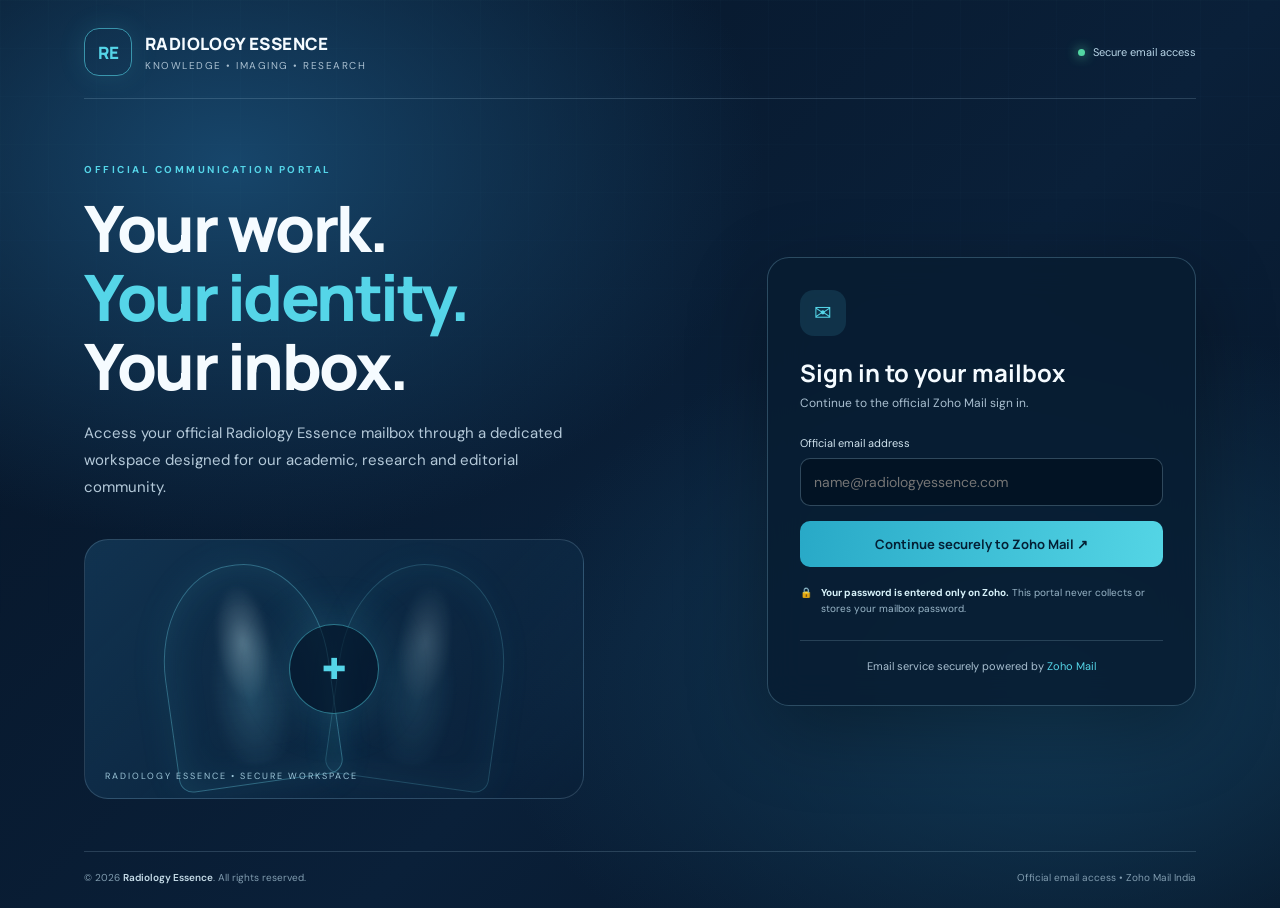
<file: email-portal/index.html>
<!doctype html>
<html lang="en">
<head>
<meta charset="utf-8">
<meta name="viewport" content="width=device-width, initial-scale=1">
<meta name="theme-color" content="#071a32">
<title>Radiology Essence | Email Portal</title>
<meta name="description" content="Radiology Essence official email portal, securely powered by Zoho Mail.">
<link rel="preconnect" href="https://fonts.googleapis.com">
<link rel="preconnect" href="https://fonts.gstatic.com" crossorigin>
<link href="https://fonts.googleapis.com/css2?family=DM+Sans:wght@400;500;600;700&family=Manrope:wght@400;500;600;700;800&display=swap" rel="stylesheet">
<style>
:root{color-scheme:dark;--navy:#071a32;--blue:#0d3157;--cyan:#55d5e8;--white:#f5fbff;--muted:#a9bfd0;--line:rgba(185,222,244,.18)}
*{box-sizing:border-box}body{margin:0;min-height:100vh;background:radial-gradient(ellipse at 18% 18%,#17466b 0,transparent 36%),radial-gradient(ellipse at 82% 75%,#123b58 0,transparent 38%),linear-gradient(135deg,#061426,#0a2039 58%,#061426);font-family:'DM Sans',sans-serif;color:var(--white);overflow-x:hidden}
body:before{content:"";position:fixed;inset:0;pointer-events:none;opacity:.15;background-image:linear-gradient(rgba(150,210,240,.13) 1px,transparent 1px),linear-gradient(90deg,rgba(150,210,240,.13) 1px,transparent 1px);background-size:48px 48px;mask-image:linear-gradient(to bottom,black,transparent 85%)}
.shell{max-width:1240px;margin:auto;padding:28px 5vw 24px;position:relative;z-index:1}.top{display:flex;align-items:center;justify-content:space-between;border-bottom:1px solid var(--line);padding-bottom:22px}.brand{display:flex;align-items:center;gap:13px}.mark{width:48px;height:48px;border:1px solid rgba(85,213,232,.6);border-radius:15px;display:grid;place-items:center;color:var(--cyan);font:800 17px Manrope,sans-serif;box-shadow:0 0 28px rgba(85,213,232,.12)}.brand strong{display:block;font:800 17px Manrope,sans-serif;letter-spacing:.4px}.brand small{display:block;color:var(--muted);font-size:10px;letter-spacing:1.5px;text-transform:uppercase;margin-top:4px}.secure{font-size:11px;color:#b9d6e8;display:flex;align-items:center;gap:8px}.secure i{width:7px;height:7px;border-radius:50%;background:#53d6a2;box-shadow:0 0 12px #53d6a2}
main{display:grid;grid-template-columns:1.1fr .78fr;gap:7%;align-items:center;padding:64px 0 52px}.eyebrow{font-size:10px;letter-spacing:2.5px;text-transform:uppercase;color:var(--cyan);font-weight:700}.intro h1{font:800 clamp(38px,5vw,66px)/1.08 Manrope,sans-serif;letter-spacing:-2.5px;margin:17px 0 20px}.intro h1 span{color:var(--cyan)}.intro p{color:#b4c9d9;font-size:15px;max-width:490px;line-height:1.8}.visual{height:260px;max-width:500px;margin-top:38px;position:relative;border:1px solid var(--line);border-radius:24px;background:linear-gradient(135deg,rgba(28,81,119,.45),rgba(7,26,50,.2));overflow:hidden;display:flex;align-items:center;justify-content:center}.scan{position:absolute;width:165px;height:220px;border:1px solid rgba(106,211,232,.38);border-radius:48% 48% 14px 14px;left:16%;top:24px;transform:rotate(-8deg);box-shadow:inset 0 0 40px rgba(74,194,222,.12),0 0 38px rgba(74,194,222,.08)}.scan:before{content:"";position:absolute;inset:15px 24px 18px;border-radius:48%;background:radial-gradient(ellipse at 50% 34%,rgba(214,247,255,.32),transparent 34%),radial-gradient(ellipse at 50% 65%,rgba(115,203,228,.2),transparent 48%);filter:blur(2px)}.scan.two{left:auto;right:16%;transform:rotate(8deg);opacity:.6}.crosshair{position:absolute;width:90px;height:90px;border:1px solid rgba(85,213,232,.48);border-radius:50%;display:grid;place-items:center;color:var(--cyan);font-size:29px;background:rgba(4,22,41,.62);box-shadow:0 0 55px rgba(85,213,232,.18)}.visual-label{position:absolute;bottom:16px;left:20px;font-size:9px;letter-spacing:2px;color:#9dc5d8;text-transform:uppercase}
.card{background:rgba(8,28,49,.86);border:1px solid rgba(152,213,239,.25);border-radius:22px;padding:32px;box-shadow:0 25px 80px rgba(0,0,0,.32);backdrop-filter:blur(18px)}.card-icon{width:46px;height:46px;border-radius:14px;background:rgba(85,213,232,.12);display:grid;place-items:center;color:var(--cyan);font-size:21px}.card h2{font:700 24px Manrope,sans-serif;margin:20px 0 6px}.sub{color:var(--muted);font-size:12px;margin:0 0 25px}.field-label{display:block;font-size:11px;color:#d1e4ef;margin-bottom:8px}.field{width:100%;border:1px solid rgba(165,211,235,.28);border-radius:10px;background:rgba(1,13,27,.58);padding:14px 13px;color:white;font:14px 'DM Sans';outline:none}.field:focus{border-color:var(--cyan);box-shadow:0 0 0 3px rgba(85,213,232,.1)}.btn{width:100%;border:0;border-radius:10px;margin-top:15px;padding:14px;background:linear-gradient(100deg,#28a9c7,#54d5e5);color:#042035;font:700 13px Manrope;cursor:pointer;transition:transform .2s,filter .2s}.btn:hover{transform:translateY(-2px);filter:brightness(1.08)}.secure-note{display:flex;gap:9px;margin-top:18px;color:#9bb7c9;font-size:10px;line-height:1.6}.secure-note b{color:#d8f2fa}.divider{height:1px;background:var(--line);margin:23px 0 18px}.alt{font-size:11px;color:var(--muted);text-align:center}.alt a{color:var(--cyan);text-decoration:none}.footer{display:flex;justify-content:space-between;gap:20px;border-top:1px solid var(--line);padding-top:19px;color:#809caf;font-size:10px}.footer strong{color:#c6dce8;font-weight:600}
@media(max-width:820px){main{grid-template-columns:1fr;gap:30px;padding:42px 0}.intro h1{font-size:45px}.visual{height:190px;margin-top:25px}.card{max-width:520px;width:100%;margin:auto}.secure{display:none}.footer{flex-direction:column;gap:6px}}
</style>
</head>
<body>
<div class="shell">
<header class="top">
  <div class="brand"><div class="mark">RE</div><div><strong>RADIOLOGY ESSENCE</strong><small>Knowledge • Imaging • Research</small></div></div>
  <div class="secure"><i></i> Secure email access</div>
</header>
<main>
  <section class="intro">
    <div class="eyebrow">Official communication portal</div>
    <h1>Your work.<br><span>Your identity.</span><br>Your inbox.</h1>
    <p>Access your official Radiology Essence mailbox through a dedicated workspace designed for our academic, research and editorial community.</p>
    <div class="visual" aria-label="Abstract radiology inspired visual">
      <div class="scan"></div><div class="scan two"></div><div class="crosshair">✚</div>
      <div class="visual-label">Radiology Essence • Secure workspace</div>
    </div>
  </section>
  <section class="card">
    <div class="card-icon">✉</div>
    <h2>Sign in to your mailbox</h2>
    <p class="sub">Continue to the official Zoho Mail sign in.</p>
    <form id="loginForm">
      <label class="field-label" for="email">Official email address</label>
      <input class="field" id="email" type="email" autocomplete="username" placeholder="name@radiologyessence.com" required>
      <button class="btn" type="submit">Continue securely to Zoho Mail <span aria-hidden="true">↗</span></button>
    </form>
    <div class="secure-note"><span>🔒</span><span><b>Your password is entered only on Zoho.</b> This portal never collects or stores your mailbox password.</span></div>
    <div class="divider"></div>
    <div class="alt">Email service securely powered by <a href="https://www.zoho.com/mail/" target="_blank" rel="noopener">Zoho Mail</a></div>
  </section>
</main>
<footer class="footer"><span>© <span id="year"></span> <strong>Radiology Essence</strong>. All rights reserved.</span><span>Official email access • Zoho Mail India</span></footer>
</div>
<script>
document.getElementById('year').textContent=new Date().getFullYear();
document.getElementById('loginForm').addEventListener('submit',function(event){
  event.preventDefault();
  const email=document.getElementById('email').value.trim();
  if(!email)return;
  sessionStorage.setItem('re_zoho_login_hint',email);
  window.location.href='https://mail.zoho.in/';
});
</script>
</body>
</html>
</file>
